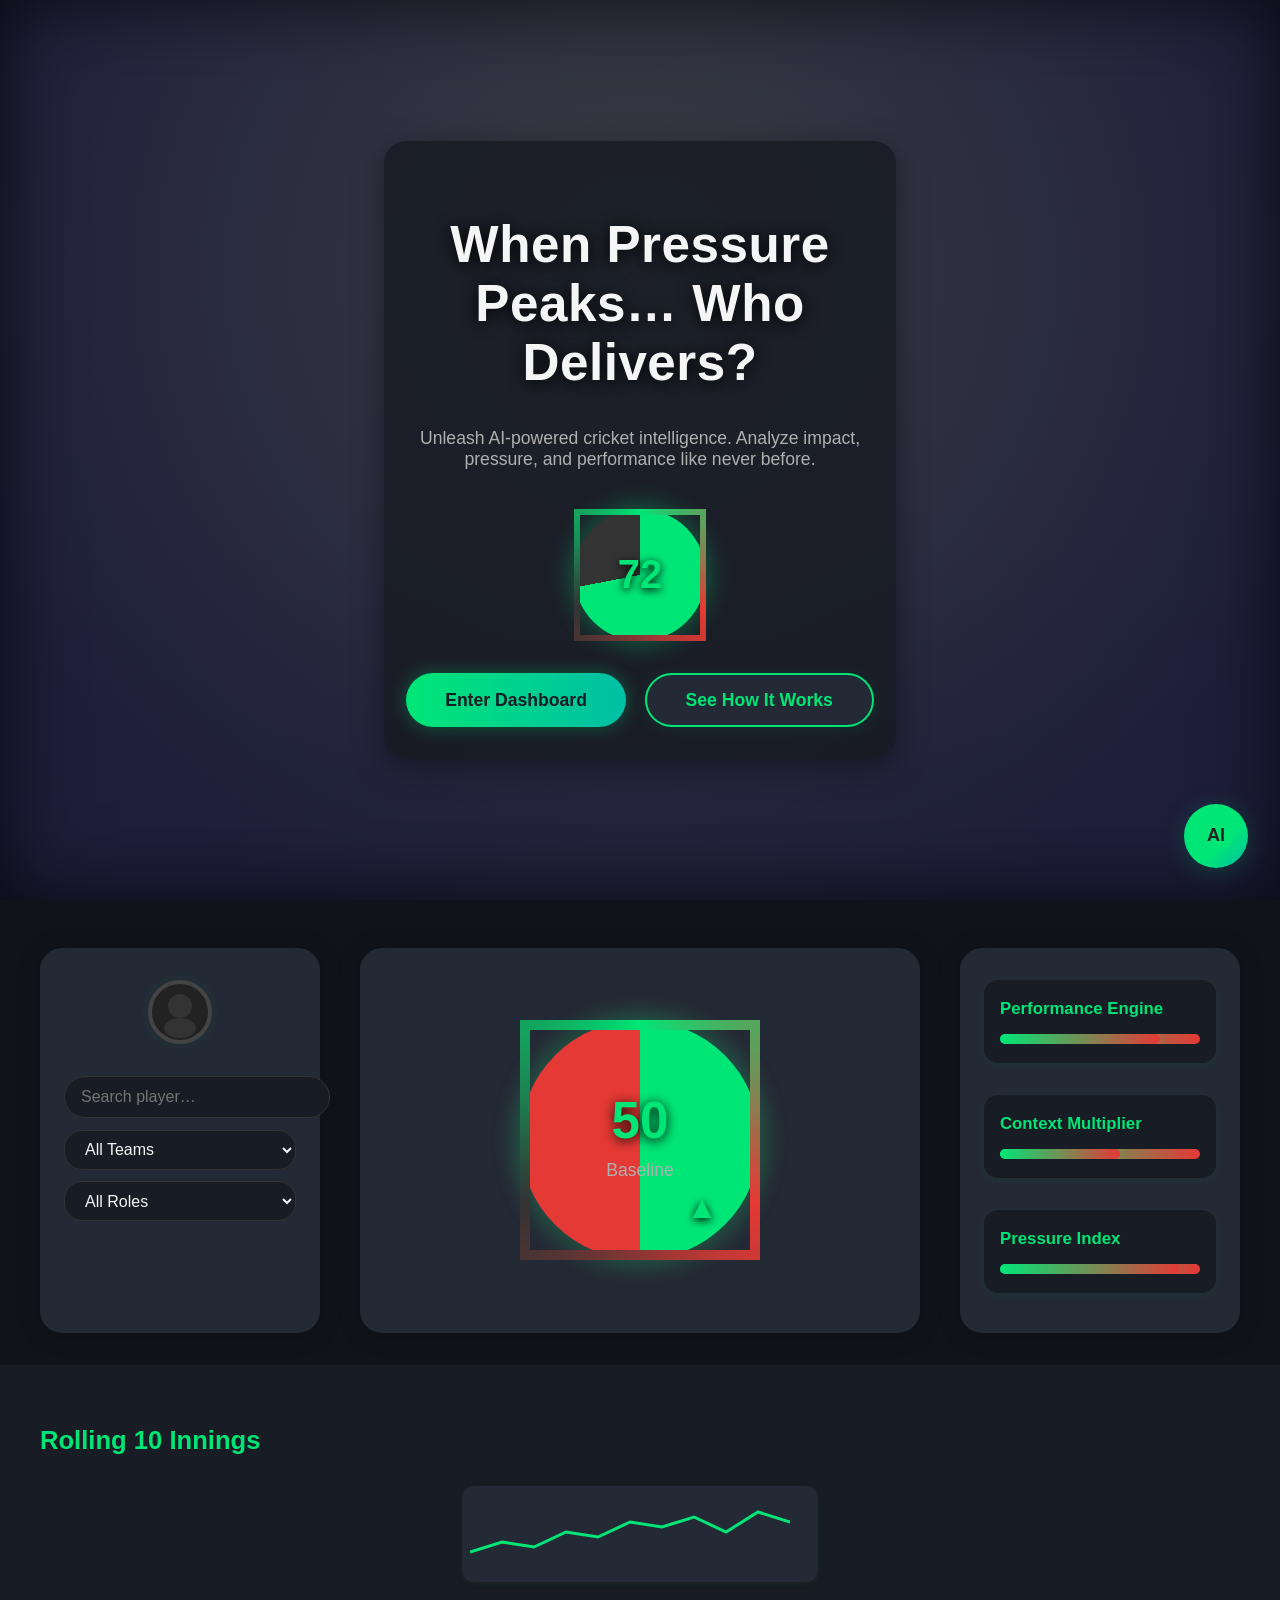
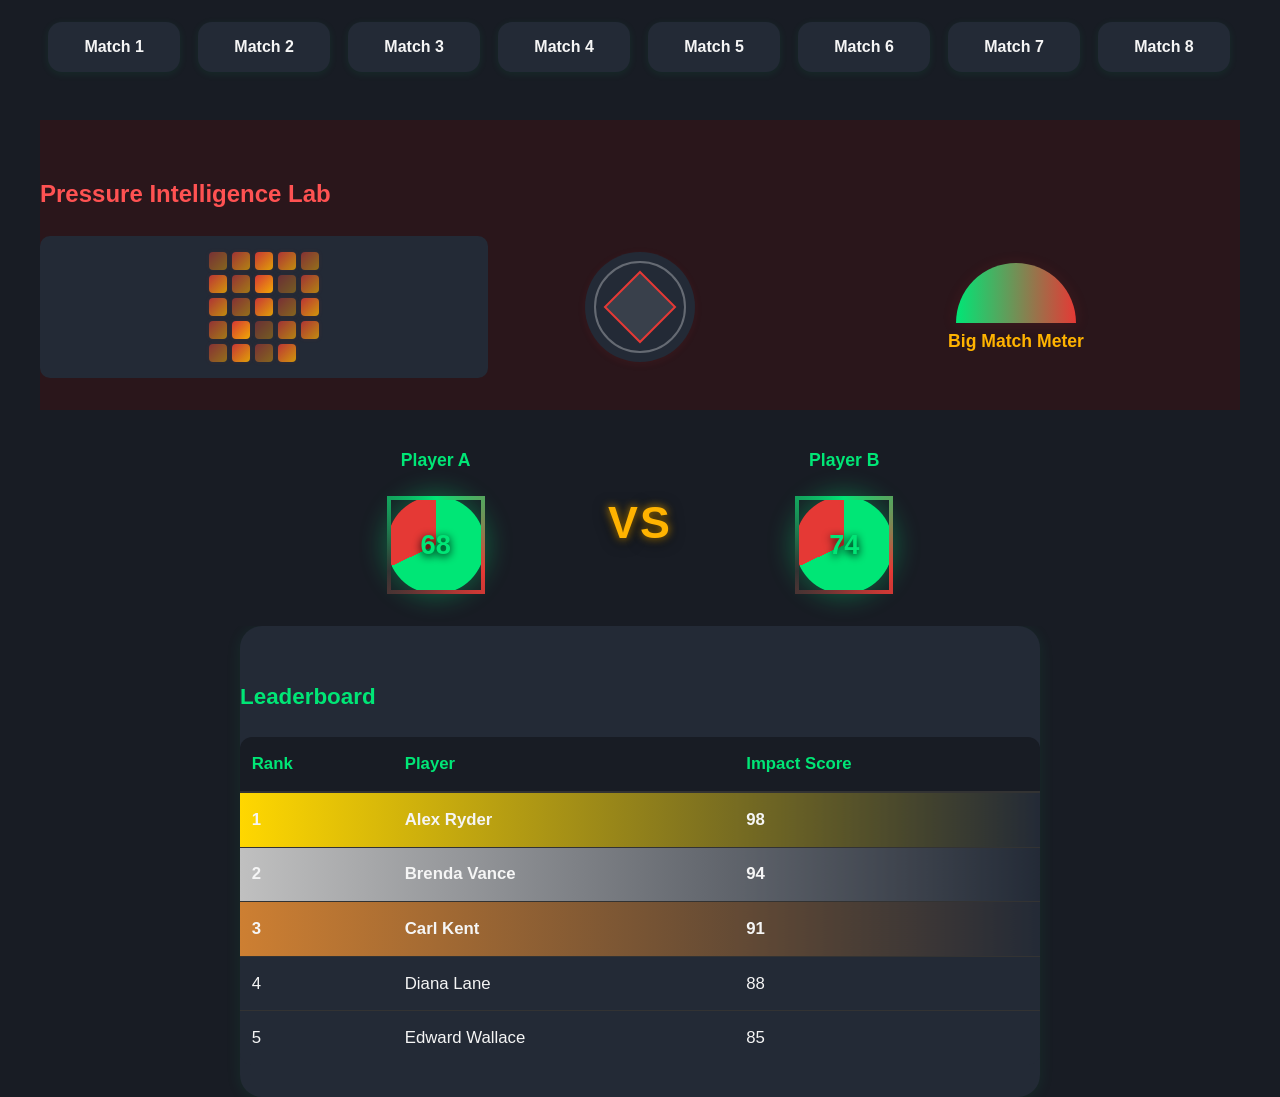
<file: index.html>
<!DOCTYPE html>
<html lang="en">
<head>
  <meta charset="UTF-8">
  <meta name="viewport" content="width=device-width,initial-scale=1.0">
  <title>IMPACT IQ – Cricket Intelligence Engine</title>
  <link rel="stylesheet" href="style.css">
</head>
<body>
  <!-- LANDING PAGE: Hero Section -->
  <section class="hero">
    <div class="hero-content">
      <h1>When Pressure Peaks… Who Delivers?</h1>
      <p class="hero-subtext">Unleash AI-powered cricket intelligence. Analyze impact, pressure, and performance like never before.</p>
      <div class="impact-meter-hero" aria-label="Impact Meter" role="progressbar" aria-valuenow="72" aria-valuemin="0" aria-valuemax="100">
        <span class="impact-score">72</span>
      </div>
      <div class="hero-buttons">
        <button class="btn btn-primary" id="enterDashboardBtn">Enter Dashboard</button>
        <button class="btn btn-secondary" id="seeHowBtn">See How It Works</button>
      </div>
    </div>
  </section>

  <!-- IMPACT COMMAND CENTER (Dashboard) -->
  <main class="dashboard" id="dashboard">
    <div class="dashboard-grid">
      <!-- LEFT PANEL: Player Intelligence Card -->
      <aside class="dashboard-panel left-panel">
        <div class="player-card">
          <div class="player-avatar">
            <!-- Placeholder SVG for player image -->
            <svg width="64" height="64" viewBox="0 0 64 64" aria-hidden="true">
              <circle cx="32" cy="32" r="30" fill="#222" stroke="#444" stroke-width="4"/>
              <circle cx="32" cy="26" r="12" fill="#333"/>
              <ellipse cx="32" cy="48" rx="16" ry="10" fill="#333"/>
            </svg>
          </div>
          <div class="player-info">
            <input type="text" class="player-search" placeholder="Search player…" aria-label="Search player">
            <select class="player-dropdown" aria-label="Select team">
              <option>All Teams</option>
              <option>India</option>
              <option>Australia</option>
              <option>England</option>
              <option>South Africa</option>
            </select>
            <select class="player-dropdown" aria-label="Select role">
              <option>All Roles</option>
              <option>Batsman</option>
              <option>Bowler</option>
              <option>All-rounder</option>
              <option>Wicketkeeper</option>
            </select>
          </div>
        </div>
      </aside>

      <!-- CENTER PANEL: Large Impact Meter -->
      <section class="dashboard-panel center-panel">
        <div class="impact-meter-large" aria-label="Impact Meter" role="progressbar" aria-valuenow="50" aria-valuemin="0" aria-valuemax="100">
          <span class="impact-score-large">50</span>
          <span class="impact-baseline">Baseline</span>
          <span class="impact-trend up">▲</span>
        </div>
      </section>

      <!-- RIGHT PANEL: Stacked Metric Cards -->
      <aside class="dashboard-panel right-panel">
        <div class="metric-card">
          <div class="metric-title">Performance Engine</div>
          <div class="metric-bar" style="--value: 0.8"></div>
        </div>
        <div class="metric-card">
          <div class="metric-title">Context Multiplier</div>
          <div class="metric-bar" style="--value: 0.6"></div>
        </div>
        <div class="metric-card">
          <div class="metric-title">Pressure Index</div>
          <div class="metric-bar" style="--value: 0.9"></div>
        </div>
      </aside>
    </div>
  </main>

  <!-- ROLLING 10 INNINGS SECTION -->
  <section class="rolling-innings">
    <h2>Rolling 10 Innings</h2>
    <div class="innings-graph">
      <!-- Simple SVG line graph mock -->
      <svg width="320" height="60" viewBox="0 0 320 60" aria-label="Innings Trend">
        <polyline
          fill="none"
          stroke="#00e676"
          stroke-width="3"
          points="0,50 32,40 64,45 96,30 128,35 160,20 192,25 224,15 256,30 288,10 320,20"
        />
      </svg>
    </div>
    <div class="match-cards-row">
      <div class="match-card">Match 1</div>
      <div class="match-card">Match 2</div>
      <div class="match-card">Match 3</div>
      <div class="match-card">Match 4</div>
      <div class="match-card">Match 5</div>
      <div class="match-card">Match 6</div>
      <div class="match-card">Match 7</div>
      <div class="match-card">Match 8</div>
      <div class="match-card">Match 9</div>
      <div class="match-card">Match 10</div>
    </div>
  </section>

  <!-- PRESSURE INTELLIGENCE LAB -->
  <section class="pressure-lab">
    <h2>Pressure Intelligence Lab</h2>
    <div class="lab-grid">
      <!-- Heatmap Grid -->
      <div class="heatmap">
        <!-- 5x5 grid of squares, colored by intensity -->
        <div class="heat-cell" style="--intensity: 0.2"></div>
        <div class="heat-cell" style="--intensity: 0.5"></div>
        <div class="heat-cell" style="--intensity: 0.8"></div>
        <div class="heat-cell" style="--intensity: 0.6"></div>
        <div class="heat-cell" style="--intensity: 0.3"></div>
        <div class="heat-cell" style="--intensity: 0.7"></div>
        <div class="heat-cell" style="--intensity: 0.4"></div>
        <div class="heat-cell" style="--intensity: 0.9"></div>
        <div class="heat-cell" style="--intensity: 0.1"></div>
        <div class="heat-cell" style="--intensity: 0.5"></div>
        <div class="heat-cell" style="--intensity: 0.6"></div>
        <div class="heat-cell" style="--intensity: 0.3"></div>
        <div class="heat-cell" style="--intensity: 0.8"></div>
        <div class="heat-cell" style="--intensity: 0.2"></div>
        <div class="heat-cell" style="--intensity: 0.7"></div>
        <div class="heat-cell" style="--intensity: 0.4"></div>
        <div class="heat-cell" style="--intensity: 0.9"></div>
        <div class="heat-cell" style="--intensity: 0.1"></div>
        <div class="heat-cell" style="--intensity: 0.5"></div>
        <div class="heat-cell" style="--intensity: 0.6"></div>
        <div class="heat-cell" style="--intensity: 0.3"></div>
        <div class="heat-cell" style="--intensity: 0.8"></div>
        <div class="heat-cell" style="--intensity: 0.2"></div>
        <div class="heat-cell" style="--intensity: 0.7"></div>
      </div>
      <!-- Radar Chart Placeholder -->
      <div class="radar-chart">
        <svg width="100" height="100" viewBox="0 0 100 100" aria-label="Radar Chart">
          <circle cx="50" cy="50" r="45" fill="none" stroke="#fff" stroke-width="2" opacity="0.3"/>
          <polygon points="50,15 85,50 50,85 15,50" fill="rgba(255,255,255,0.1)" stroke="#e53935" stroke-width="2"/>
        </svg>
      </div>
      <!-- Big Match Meter (Semi-circle) -->
      <div class="semi-meter">
        <div class="semi-circle"></div>
        <span class="semi-meter-label">Big Match Meter</span>
      </div>
    </div>
  </section>

  <!-- PLAYER COMPARISON -->
  <section class="player-comparison">
    <div class="comparison-col">
      <div class="player-label">Player A</div>
      <div class="impact-meter-compare" aria-label="Player A Impact" role="progressbar" aria-valuenow="68" aria-valuemin="0" aria-valuemax="100">
        <span class="impact-score">68</span>
      </div>
    </div>
    <div class="vs-text">VS</div>
    <div class="comparison-col">
      <div class="player-label">Player B</div>
      <div class="impact-meter-compare" aria-label="Player B Impact" role="progressbar" aria-valuenow="74" aria-valuemin="0" aria-valuemax="100">
        <span class="impact-score">74</span>
      </div>
    </div>
  </section>

  <!-- LEADERBOARD -->
  <section class="leaderboard-section">
    <h2>Leaderboard</h2>
    <table class="leaderboard-table" aria-label="Top Players Leaderboard">
      <thead>
        <tr>
          <th>Rank</th>
          <th>Player</th>
          <th>Impact Score</th>
        </tr>
      </thead>
      <tbody>
        <tr class="rank-1">
          <td>1</td>
          <td>Alex Ryder</td>
          <td>98</td>
        </tr>
        <tr class="rank-2">
          <td>2</td>
          <td>Brenda Vance</td>
          <td>94</td>
        </tr>
        <tr class="rank-3">
          <td>3</td>
          <td>Carl Kent</td>
          <td>91</td>
        </tr>
        <tr>
          <td>4</td>
          <td>Diana Lane</td>
          <td>88</td>
        </tr>
        <tr>
          <td>5</td>
          <td>Edward Wallace</td>
          <td>85</td>
        </tr>
      </tbody>
    </table>
  </section>

  <!-- CHATBOT UI -->
  <button class="chatbot-btn" id="chatbotBtn" aria-label="Open Impact AI Chatbot">
    <svg width="32" height="32" viewBox="0 0 32 32" aria-hidden="true">
      <circle cx="16" cy="16" r="16" fill="#00e676"/>
      <text x="16" y="21" text-anchor="middle" font-size="18" fill="#222" font-family="Arial" font-weight="bold">AI</text>
    </svg>
  </button>
  <aside class="chatbot-panel" id="chatbotPanel" aria-modal="true" role="dialog" aria-label="Impact AI Chatbot">
    <header class="chatbot-header">
      <span class="chatbot-title">Impact AI</span>
      <span class="chatbot-status online">Online</span>
      <button class="chatbot-close" id="chatbotCloseBtn" aria-label="Close Chatbot">&times;</button>
    </header>
    <div class="chatbot-messages" id="chatbotMessages" aria-live="polite"></div>
    <form class="chatbot-input-row" id="chatbotForm" autocomplete="off">
      <input type="text" class="chatbot-input" id="chatbotInput" placeholder="Type your message…" aria-label="Type your message">
      <button type="submit" class="chatbot-send" aria-label="Send Message">Send</button>
    </form>
  </aside>

  <script src="script.js"></script>
</body>
</html>
</file>
<file: style.css>
/* =========================
   IMPACT IQ – Cricket Intelligence Engine
   CSS3 Stylesheet
   ========================= */

/* ---- Global Styles ---- */
:root {
  --primary: #00e676;
  --secondary: #e53935;
  --bg-dark: #181c24;
  --bg-darker: #10131a;
  --bg-red: #2a161b;
  --text-main: #f5f5f5;
  --text-muted: #b0b0b0;
  --gold: #ffd700;
  --silver: #c0c0c0;
  --bronze: #cd7f32;
  --glow: 0 0 24px 4px rgba(0, 230, 118, 0.3);
  --transition: 0.3s cubic-bezier(.4,0,.2,1);
  --card-radius: 18px;
  --panel-radius: 22px;
  --metric-bar-height: 10px;
  --semi-meter-bg: linear-gradient(90deg, #00e676 0%, #e53935 100%);
  font-size: 16px;
}

html, body {
  margin: 0;
  padding: 0;
  background: var(--bg-dark);
  color: var(--text-main);
  font-family: 'Segoe UI', 'Arial', sans-serif;
  min-height: 100vh;
  scroll-behavior: smooth;
}

/* ---- Hero Section ---- */
.hero {
  min-height: 100vh;
  display: flex;
  align-items: center;
  justify-content: center;
  background:
    radial-gradient(ellipse at 50% 30%, rgba(255,255,255,0.15) 0%, rgba(30,30,60,0.95) 80%),
    linear-gradient(180deg, #181c24 60%, #10131a 100%);
  position: relative;
  box-shadow: 0 0 80px 0 rgba(0,0,0,0.7) inset;
}

.hero-content {
  text-align: center;
  max-width: 480px;
  margin: auto;
  padding: 2rem 1rem;
  background: rgba(24,28,36,0.85);
  border-radius: var(--panel-radius);
  box-shadow: 0 8px 32px 0 rgba(0,0,0,0.4);
}

.hero h1 {
  font-size: clamp(2.2rem, 5vw, 3.2rem);
  font-weight: 700;
  margin-bottom: 0.7em;
  letter-spacing: 0.01em;
  text-shadow: 0 2px 16px #000;
}

.hero-subtext {
  font-size: 1.1rem;
  color: var(--text-muted);
  margin-bottom: 2.2em;
}

.impact-meter-hero {
  margin: 0 auto 2em auto;
  width: 120px;
  height: 120px;
  border-radius: 50%;
  background:
    conic-gradient(var(--primary) 0% 72%, #333 72% 100%);
  display: flex;
  align-items: center;
  justify-content: center;
  box-shadow: var(--glow);
  border: 6px solid transparent;
  border-image: conic-gradient(var(--primary), #e53935, #333, var(--primary)) 1;
  position: relative;
  transition: box-shadow var(--transition);
}

.impact-meter-hero .impact-score {
  font-size: 2.5rem;
  font-weight: 700;
  color: var(--primary);
  text-shadow: 0 2px 8px #000;
}

.hero-buttons {
  display: flex;
  gap: 1.2em;
  justify-content: center;
  margin-top: 1.5em;
}

.btn {
  padding: 0.85em 2.2em;
  font-size: 1.1rem;
  border: none;
  border-radius: 32px;
  cursor: pointer;
  font-weight: 600;
  box-shadow: 0 2px 16px 0 rgba(0,230,118,0.08);
  transition: background var(--transition), box-shadow var(--transition), color var(--transition), transform 0.15s;
}

.btn-primary {
  background: linear-gradient(90deg, var(--primary) 0%, #00bfa5 100%);
  color: #181c24;
  box-shadow: 0 0 16px 2px rgba(0,230,118,0.25);
}

.btn-primary:hover {
  background: linear-gradient(90deg, #00bfa5 0%, var(--primary) 100%);
  box-shadow: 0 0 32px 4px rgba(0,230,118,0.3);
  transform: translateY(-2px) scale(1.04);
}

.btn-secondary {
  background: #232a36;
  color: var(--primary);
  border: 2px solid var(--primary);
}

.btn-secondary:hover {
  background: var(--primary);
  color: #232a36;
  box-shadow: 0 0 24px 2px rgba(0,230,118,0.18);
  transform: translateY(-2px) scale(1.04);
}

/* ---- Dashboard Grid ---- */
.dashboard {
  padding: 3rem 0 2rem 0;
  background: var(--bg-darker);
}

.dashboard-grid {
  display: grid;
  grid-template-columns: 1fr 2fr 1fr;
  gap: 2.5rem;
  max-width: 1200px;
  margin: 0 auto;
}

.dashboard-panel {
  background: #232a36;
  border-radius: var(--panel-radius);
  box-shadow: 0 2px 24px 0 rgba(0,0,0,0.18);
  padding: 2rem 1.5rem;
  min-width: 0;
}

/* ---- Left Panel: Player Intelligence ---- */
.left-panel .player-card {
  display: flex;
  flex-direction: column;
  align-items: center;
  gap: 1.2em;
}

.player-avatar {
  width: 64px;
  height: 64px;
  margin-bottom: 0.8em;
  border-radius: 50%;
  background: linear-gradient(135deg, #222 60%, #333 100%);
  box-shadow: 0 0 12px 0 rgba(0,230,118,0.08);
  display: flex;
  align-items: center;
  justify-content: center;
}

.player-info {
  width: 100%;
  display: flex;
  flex-direction: column;
  gap: 0.7em;
}

.player-search {
  width: 100%;
  padding: 0.7em 1em;
  border-radius: 24px;
  border: 1px solid #333;
  background: #181c24;
  color: var(--text-main);
  font-size: 1rem;
  outline: none;
  transition: border var(--transition);
}

.player-search:focus {
  border: 1.5px solid var(--primary);
}

.player-dropdown {
  width: 100%;
  padding: 0.6em 1em;
  border-radius: 18px;
  border: 1px solid #333;
  background: #181c24;
  color: var(--text-main);
  font-size: 1rem;
  outline: none;
  transition: border var(--transition);
}

/* ---- Center Panel: Large Impact Meter ---- */
.center-panel {
  display: flex;
  align-items: center;
  justify-content: center;
}

.impact-meter-large {
  width: 220px;
  height: 220px;
  border-radius: 50%;
  background:
    conic-gradient(var(--primary) 0% 50%, #e53935 50% 100%);
  display: flex;
  flex-direction: column;
  align-items: center;
  justify-content: center;
  box-shadow: var(--glow), 0 0 48px 0 rgba(229,57,53,0.08);
  border: 10px solid transparent;
  border-image: conic-gradient(var(--primary), #e53935, #333, var(--primary)) 1;
  position: relative;
  transition: box-shadow var(--transition);
}

.impact-score-large {
  font-size: 3.2rem;
  font-weight: 700;
  color: var(--primary);
  text-shadow: 0 2px 12px #000;
  margin-bottom: 0.2em;
}

.impact-baseline {
  font-size: 1.1rem;
  color: var(--text-muted);
  margin-bottom: 0.5em;
}

.impact-trend {
  font-size: 2rem;
  font-weight: bold;
  color: #00e676;
  position: absolute;
  bottom: 24px;
  right: 32px;
  text-shadow: 0 2px 8px #000;
}

.impact-trend.up { color: #00e676; }
.impact-trend.down { color: #e53935; }

/* ---- Right Panel: Stacked Metric Cards ---- */
.right-panel {
  display: flex;
  flex-direction: column;
  gap: 1.5em;
}

.metric-card {
  background: #181c24;
  border-radius: 14px;
  padding: 1.2em 1em;
  margin-bottom: 0.5em;
  box-shadow: 0 2px 8px 0 rgba(0,230,118,0.05);
  display: flex;
  flex-direction: column;
  gap: 0.7em;
}

.metric-title {
  font-size: 1.05rem;
  font-weight: 600;
  color: var(--primary);
  margin-bottom: 0.2em;
}

.metric-bar {
  width: 100%;
  height: var(--metric-bar-height);
  border-radius: 8px;
  background: linear-gradient(90deg, var(--primary) 0%, #e53935 100%);
  position: relative;
  overflow: hidden;
}

.metric-bar::after {
  content: '';
  display: block;
  height: 100%;
  width: calc(var(--value, 0.5) * 100%);
  background: linear-gradient(90deg, var(--primary) 0%, #e53935 100%);
  border-radius: 8px;
  box-shadow: 0 0 8px 2px rgba(0,230,118,0.12);
  transition: width var(--transition);
}

/* ---- Rolling 10 Innings ---- */
.rolling-innings {
  background: #181c24;
  padding: 2.5rem 0 2rem 0;
  max-width: 1200px;
  margin: 0 auto;
}

.rolling-innings h2 {
  font-size: 1.6rem;
  font-weight: 700;
  margin-bottom: 1.2em;
  color: var(--primary);
}

.innings-graph {
  width: 100%;
  max-width: 340px;
  margin: 0 auto 1.5em auto;
  background: #232a36;
  border-radius: 12px;
  padding: 1em 0.5em;
  box-shadow: 0 2px 8px 0 rgba(0,230,118,0.05);
}

.match-cards-row {
  display: flex;
  gap: 1.1em;
  overflow-x: auto;
  padding: 1em 0.5em;
  scrollbar-width: thin;
  scrollbar-color: var(--primary) #232a36;
}

.match-card {
  min-width: 110px;
  background: #232a36;
  border-radius: 14px;
  padding: 1em 0.7em;
  text-align: center;
  font-weight: 600;
  color: var(--text-main);
  box-shadow: 0 2px 8px 0 rgba(0,230,118,0.08);
  transition: transform 0.18s, box-shadow 0.18s;
  cursor: pointer;
}

.match-card:hover {
  transform: scale(1.07);
  box-shadow: 0 4px 16px 0 rgba(0,230,118,0.18);
}

/* ---- Pressure Intelligence Lab ---- */
.pressure-lab {
  background: var(--bg-red);
  padding: 2.5rem 0 2rem 0;
  max-width: 1200px;
  margin: 0 auto;
}

.pressure-lab h2 {
  font-size: 1.5rem;
  font-weight: 700;
  margin-bottom: 1.2em;
  color: #ff5252;
}

.lab-grid {
  display: grid;
  grid-template-columns: 2fr 1fr 2fr;
  gap: 2.5em;
  align-items: center;
}

.heatmap {
  display: grid;
  grid-template-columns: repeat(5, 18px);
  grid-template-rows: repeat(5, 18px);
  gap: 5px;
  background: #232a36;
  border-radius: 10px;
  padding: 1em;
  justify-content: center;
}

.heat-cell {
  width: 18px;
  height: 18px;
  border-radius: 4px;
  background: linear-gradient(135deg, #e53935 0%, #ffb300 100%);
  opacity: calc(0.3 + var(--intensity, 0.5) * 0.7);
  box-shadow: 0 0 4px 0 rgba(229,57,53,0.18);
  transition: opacity 0.18s;
}

.radar-chart {
  display: flex;
  align-items: center;
  justify-content: center;
  background: #232a36;
  border-radius: 50%;
  width: 110px;
  height: 110px;
  margin: 0 auto;
  box-shadow: 0 2px 8px 0 rgba(229,57,53,0.08);
}

.semi-meter {
  display: flex;
  flex-direction: column;
  align-items: center;
  justify-content: center;
}

.semi-circle {
  width: 120px;
  height: 60px;
  background: var(--semi-meter-bg);
  border-top-left-radius: 120px;
  border-top-right-radius: 120px;
  border-bottom-left-radius: 0;
  border-bottom-right-radius: 0;
  box-shadow: 0 2px 16px 0 rgba(229,57,53,0.12);
  margin-bottom: 0.5em;
}

.semi-meter-label {
  font-size: 1.1rem;
  color: #ffb300;
  font-weight: 600;
}

/* ---- Player Comparison ---- */
.player-comparison {
  display: flex;
  align-items: center;
  justify-content: center;
  gap: 3.5em;
  background: #181c24;
  padding: 2.5rem 0 2rem 0;
  max-width: 900px;
  margin: 0 auto;
  position: relative;
}

.comparison-col {
  display: flex;
  flex-direction: column;
  align-items: center;
  gap: 1.2em;
}

.player-label {
  font-size: 1.1rem;
  font-weight: 600;
  color: var(--primary);
  margin-bottom: 0.3em;
}

.impact-meter-compare {
  width: 90px;
  height: 90px;
  border-radius: 50%;
  background:
    conic-gradient(var(--primary) 0% 68%, #e53935 68% 100%);
  display: flex;
  align-items: center;
  justify-content: center;
  box-shadow: var(--glow);
  border: 4px solid transparent;
  border-image: conic-gradient(var(--primary), #e53935, #333, var(--primary)) 1;
  position: relative;
}

.impact-meter-compare .impact-score {
  font-size: 1.7rem;
  font-weight: 700;
  color: var(--primary);
  text-shadow: 0 2px 8px #000;
}

.vs-text {
  font-size: 2.8rem;
  font-weight: 800;
  color: #ffb300;
  text-shadow: 0 2px 16px #000, 0 0 8px #ffb300;
  margin: 0 1.5em;
  letter-spacing: 0.05em;
  user-select: none;
}

/* ---- Leaderboard ---- */
.leaderboard-section {
  background: #232a36;
  padding: 2.5rem 0 2rem 0;
  max-width: 800px;
  margin: 0 auto;
  border-radius: var(--panel-radius);
  box-shadow: 0 2px 16px 0 rgba(0,230,118,0.08);
}

.leaderboard-section h2 {
  font-size: 1.4rem;
  font-weight: 700;
  color: var(--primary);
  margin-bottom: 1.2em;
}

.leaderboard-table {
  width: 100%;
  border-collapse: collapse;
  font-size: 1.05rem;
  background: #232a36;
  border-radius: 12px;
  overflow: hidden;
}

.leaderboard-table th, .leaderboard-table td {
  padding: 1em 0.7em;
  text-align: left;
}

.leaderboard-table th {
  background: #181c24;
  color: var(--primary);
  font-weight: 700;
  border-bottom: 2px solid #333;
}

.leaderboard-table tbody tr {
  border-bottom: 1px solid #333;
}

.leaderboard-table tbody tr:last-child {
  border-bottom: none;
}

.leaderboard-table td {
  color: var(--text-main);
}

.leaderboard-table .rank-1 {
  background: linear-gradient(90deg, var(--gold) 0%, #232a36 100%);
  color: #222;
  font-weight: 700;
}

.leaderboard-table .rank-2 {
  background: linear-gradient(90deg, var(--silver) 0%, #232a36 100%);
  color: #222;
  font-weight: 700;
}

.leaderboard-table .rank-3 {
  background: linear-gradient(90deg, var(--bronze) 0%, #232a36 100%);
  color: #222;
  font-weight: 700;
}

/* ---- Chatbot UI ---- */
.chatbot-btn {
  position: fixed;
  bottom: 32px;
  right: 32px;
  width: 64px;
  height: 64px;
  border-radius: 50%;
  background: linear-gradient(135deg, var(--primary) 60%, #00bfa5 100%);
  box-shadow: 0 4px 24px 0 rgba(0,230,118,0.18);
  border: none;
  cursor: pointer;
  z-index: 1001;
  display: flex;
  align-items: center;
  justify-content: center;
  transition: box-shadow var(--transition), transform 0.18s;
}

.chatbot-btn:hover {
  box-shadow: 0 8px 32px 0 rgba(0,230,118,0.28);
  transform: scale(1.08);
}

.chatbot-panel {
  position: fixed;
  bottom: 32px;
  right: 32px;
  width: 340px;
  max-width: 96vw;
  height: 480px;
  background: #232a36;
  border-radius: 18px;
  box-shadow: 0 8px 32px 0 rgba(0,230,118,0.18);
  display: flex;
  flex-direction: column;
  opacity: 0;
  pointer-events: none;
  transform: translateY(40px) scale(0.98);
  transition: opacity var(--transition), transform var(--transition);
  z-index: 1002;
}

.chatbot-panel.open {
  opacity: 1;
  pointer-events: auto;
  transform: translateY(0) scale(1);
}

.chatbot-header {
  display: flex;
  align-items: center;
  justify-content: space-between;
  padding: 1em 1.2em;
  background: #181c24;
  border-top-left-radius: 18px;
  border-top-right-radius: 18px;
  border-bottom: 1px solid #333;
}

.chatbot-title {
  font-size: 1.1rem;
  font-weight: 700;
  color: var(--primary);
}

.chatbot-status {
  font-size: 0.95rem;
  color: #00e676;
  margin-left: 0.7em;
}

.chatbot-status.online::before {
  content: '';
  display: inline-block;
  width: 8px;
  height: 8px;
  background: #00e676;
  border-radius: 50%;
  margin-right: 0.3em;
}

.chatbot-close {
  background: none;
  border: none;
  color: #ff5252;
  font-size: 1.7rem;
  cursor: pointer;
  margin-left: 1em;
  transition: color var(--transition);
}

.chatbot-close:hover {
  color: #e53935;
}

.chatbot-messages {
  flex: 1 1 auto;
  padding: 1em 1.2em;
  overflow-y: auto;
  background: #232a36;
  font-size: 1rem;
  color: var(--text-main);
  display: flex;
  flex-direction: column;
  gap: 0.7em;
}

.chatbot-message {
  background: #181c24;
  border-radius: 12px;
  padding: 0.7em 1em;
  margin-bottom: 0.3em;
  max-width: 80%;
  word-break: break-word;
  box-shadow: 0 2px 8px 0 rgba(0,230,118,0.04);
}

.chatbot-message.user {
  align-self: flex-end;
  background: var(--primary);
  color: #181c24;
}

.chatbot-message.ai {
  align-self: flex-start;
  background: #232a36;
  color: var(--text-main);
}

.chatbot-input-row {
  display: flex;
  align-items: center;
  padding: 1em 1.2em;
  border-top: 1px solid #333;
  background: #181c24;
  border-bottom-left-radius: 18px;
  border-bottom-right-radius: 18px;
}

.chatbot-input {
  flex: 1 1 auto;
  padding: 0.7em 1em;
  border-radius: 18px;
  border: 1px solid #333;
  background: #232a36;
  color: var(--text-main);
  font-size: 1rem;
  outline: none;
  margin-right: 0.7em;
  transition: border var(--transition);
}

.chatbot-input:focus {
  border: 1.5px solid var(--primary);
}

.chatbot-send {
  padding: 0.7em 1.5em;
  border-radius: 18px;
  border: none;
  background: var(--primary);
  color: #181c24;
  font-weight: 700;
  font-size: 1rem;
  cursor: pointer;
  transition: background var(--transition), color var(--transition);
}

.chatbot-send:hover {
  background: #00bfa5;
  color: #232a36;
}

/* ---- Responsive Design ---- */
@media (max-width: 1100px) {
  .dashboard-grid {
    grid-template-columns: 1fr 1.5fr 1fr;
    gap: 1.2rem;
  }
  .lab-grid {
    grid-template-columns: 1fr 1fr 1fr;
    gap: 1.2em;
  }
}

@media (max-width: 900px) {
  .dashboard-grid {
    grid-template-columns: 1fr;
    gap: 1.5rem;
  }
  .dashboard-panel {
    margin-bottom: 1.5em;
  }
  .lab-grid {
    grid-template-columns: 1fr;
    gap: 1.5em;
  }
  .player-comparison {
    flex-direction: column;
    gap: 2em;
  }
}

@media (max-width: 600px) {
  .hero-content {
    padding: 1.2rem 0.5rem;
  }
  .dashboard, .rolling-innings, .pressure-lab, .leaderboard-section {
    padding: 1.2rem 0 1rem 0;
  }
  .chatbot-panel {
    width: 100vw;
    height: 100vh;
    max-width: 100vw;
    bottom: 0;
    right: 0;
    border-radius: 0;
    z-index: 1002;
  }
  .chatbot-btn {
    bottom: 16px;
    right: 16px;
    width: 56px;
    height: 56px;
  }
}

/* ---- Accessibility: Focus Styles ---- */
:focus-visible {
  outline: 2px solid var(--primary);
  outline-offset: 2px;
}
</file>
